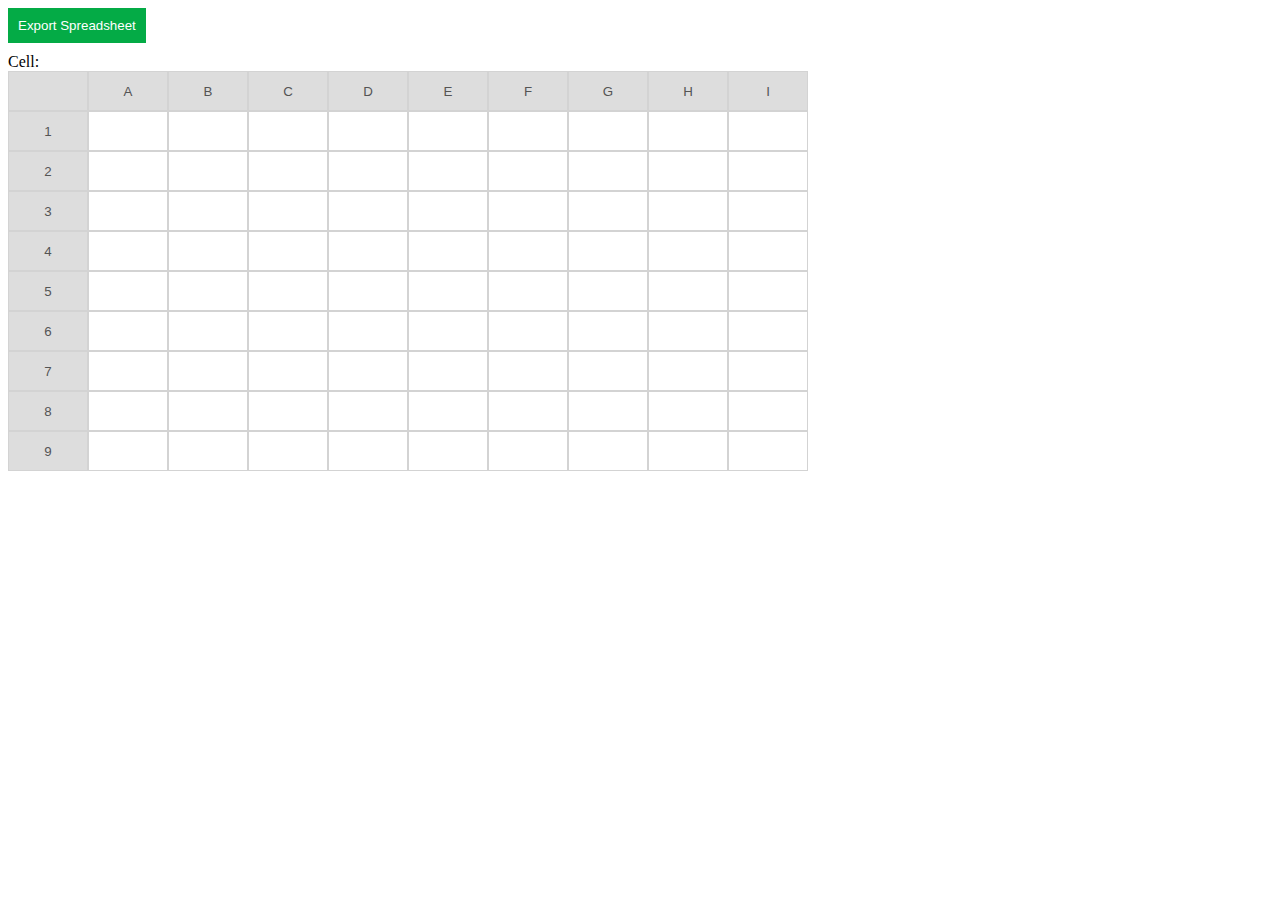
<file: SpreadSheet/index.html>
<!DOCTYPE html>
<html lang="en">
<head>
    <meta charset="UTF-8">
    <meta name="viewport" content="width=device-width, initial-scale=1.0">
    <title>Document</title>
    <link rel="stylesheet" href="style.css">
</head>
<body>
    <button id="export-btn">Export Spreadsheet</button>
    <div>Cell: <span id="cell-status"></span></div>
    <div id="spreadsheet-container"></div>
    <script src="script.js"></script>
</body>
</html>
</file>
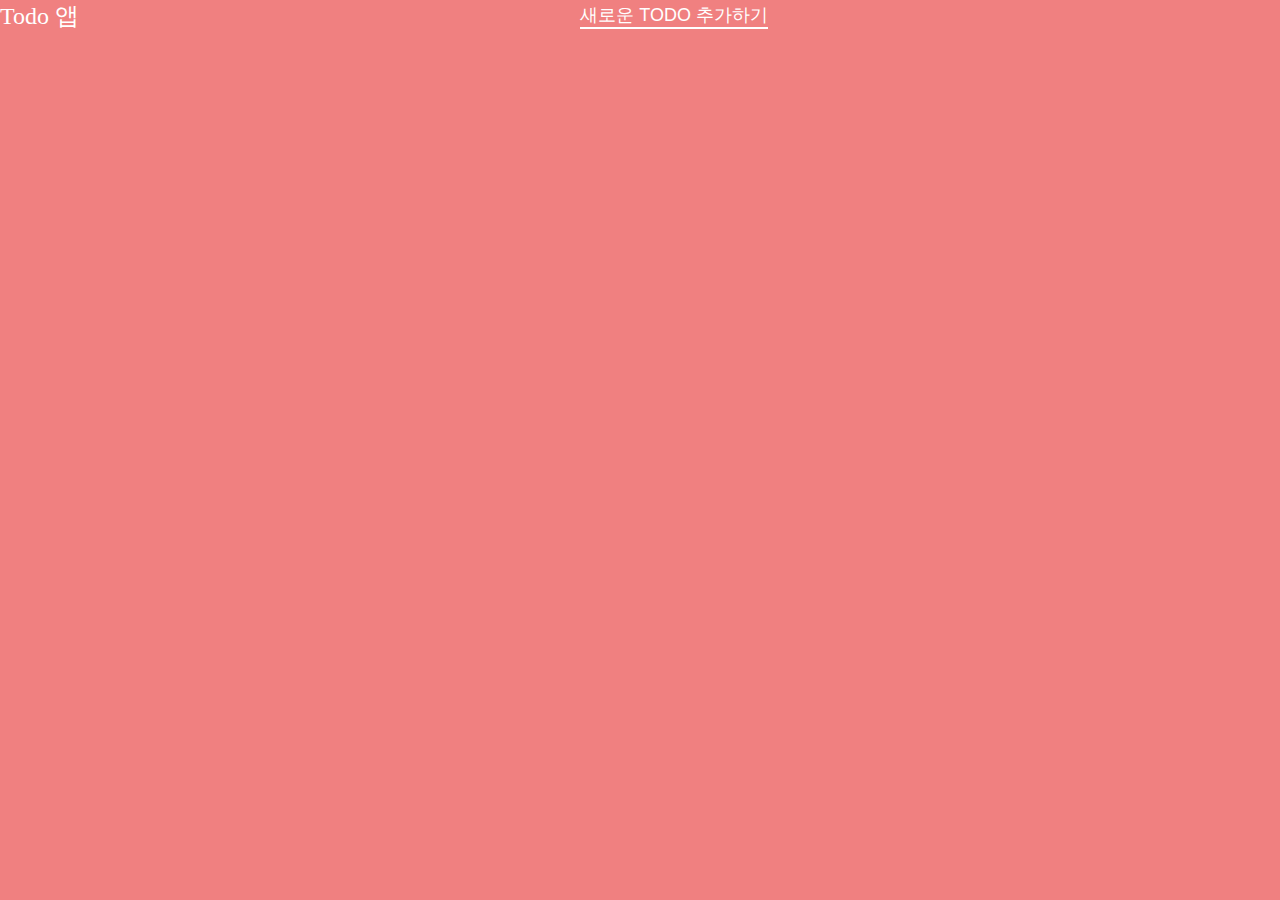
<file: Todo/index.html>
<!DOCTYPE html>
<html lang="en">
<head>
    <meta charset="UTF-8">
    <meta name="viewport" content="width=device-width, initial-scale=1.0">
    <title>Document</title>
    <link rel="stylesheet" href="styles.css">
    <link href="https://fonts.googleapis.com/icon?family=Material+Icons" rel="stylesheet" />
</head>
<body>
    <div class="app">
        <header>
            <h1>Todo 앱</h1>
            <button id="create-btn">새로운 todo 추가하기</button>
        </header>
        <div class="todo-list" id="list">
        </div>
    </div>
    <script src="script.js"></script>
</body>
</html>
</file>
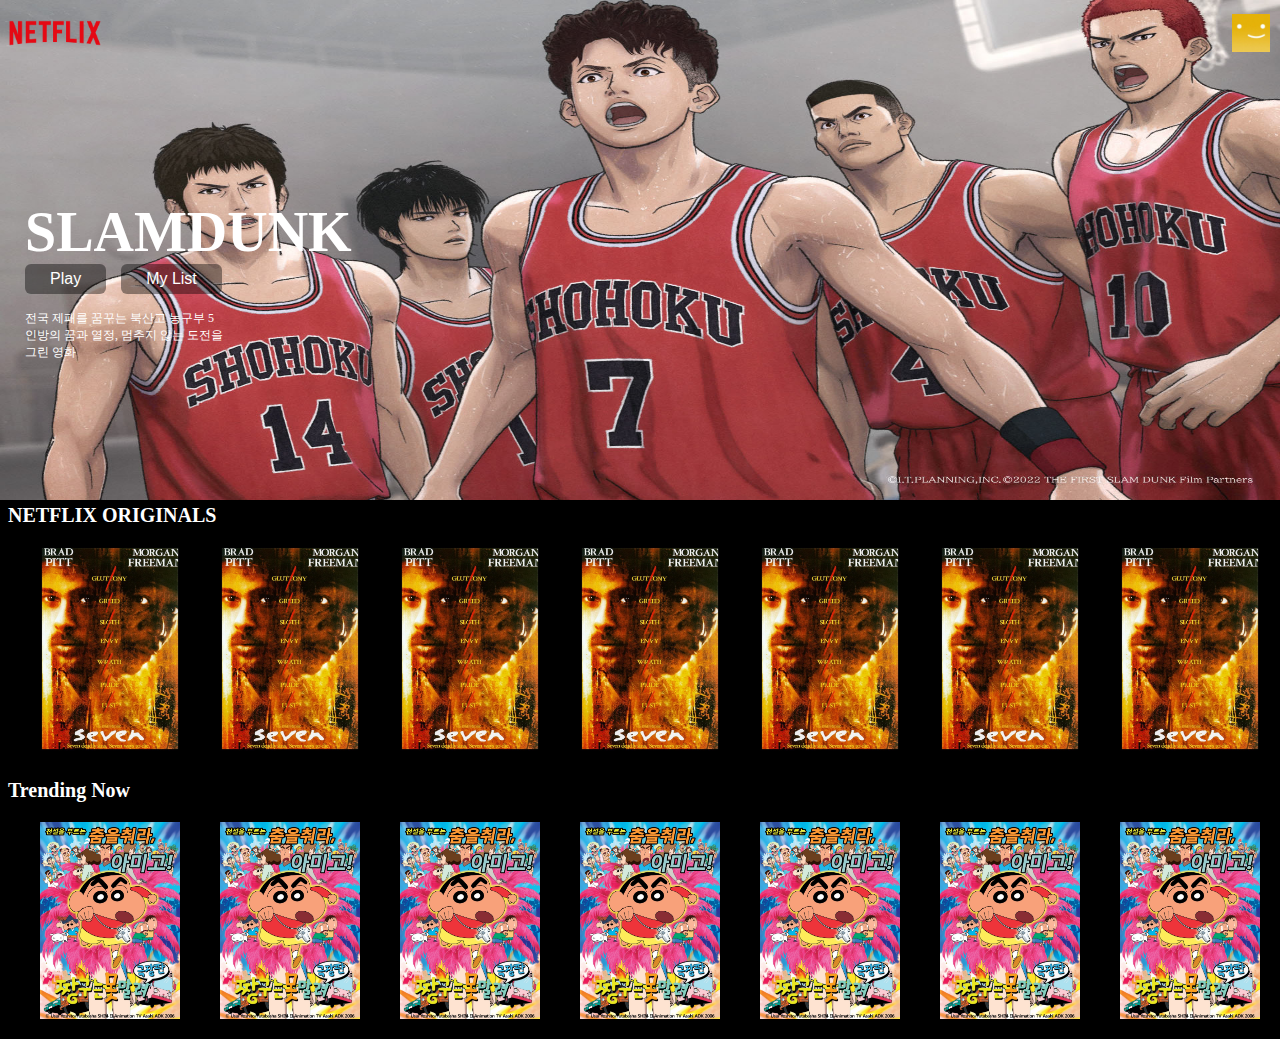
<file: 넷플릭스 사이트/index.html>
<!DOCTYPE html>
<html lang="en">
<head>
    <meta charset="UTF-8">
    <meta name="viewport" content="width=device-width, initial-scale=1.0">
    <title>Document</title>
    <link rel="stylesheet" href="styles/general.css">
    <link rel="stylesheet" href="styles/header.css">
    <link rel="stylesheet" href="styles/main.css">
</head>
<body>
    <header class="header">
        <nav class="header-icons">
            <div class="header-logo">
                <img src="image/netflix.png" alt="home">
            </div>
            <div class="profile">
                <img src="image/profile.png" alt="profile">
            </div>
        </nav>
        <div class="main-thumbnail">
            <img src="image/main.jpg" alt="SLAMDUNK">
        </div>
        <div class="thumbnail-info-container">
            <p class="thumbnail-title">SLAMDUNK</p>
            <div class="thumbnail-button">
                <button class="play-button">Play</button>
                <button class="my-list-button">My List</button>
            </div>
            <p class="thumbnail-info">전국 제패를 꿈꾸는 북산고 농구부 5인방의 꿈과 열정, 멈추지 않는 도전을 그린 영화</p>
        </div>       
    </header>
    <p class="netflix-originals">NETFLIX ORIGINALS</p>
    <div class="original-movie-container">
        <div class="original-movie">
            <img src="image/seven.jpg" alt="SEVEN">
        </div>
        <div class="original-movie">
            <img src="image/seven.jpg" alt="SEVEN">
        </div>
        <div class="original-movie">
            <img src="image/seven.jpg" alt="SEVEN">
        </div>
        <div class="original-movie">
            <img src="image/seven.jpg" alt="SEVEN">
        </div>
        <div class="original-movie">
            <img src="image/seven.jpg" alt="SEVEN">
        </div>
        <div class="original-movie">
            <img src="image/seven.jpg" alt="SEVEN">
        </div>
        <div class="original-movie">
            <img src="image/seven.jpg" alt="SEVEN">
        </div>
        <div class="original-movie">
            <img src="image/seven.jpg" alt="SEVEN">
        </div>
    </div>
    <p class="trending-now-word">Trending Now</p>
    <div class="trending-now-container">
        <div class="trending-now">
            <img src="image/trend.webp" alt="짱구는 못말려">
        </div>
        <div class="trending-now">
            <img src="image/trend.webp" alt="짱구는 못말려">
        </div>
        <div class="trending-now">
            <img src="image/trend.webp" alt="짱구는 못말려">
        </div>
        <div class="trending-now">
            <img src="image/trend.webp" alt="짱구는 못말려">
        </div>
        <div class="trending-now">
            <img src="image/trend.webp" alt="짱구는 못말려">
        </div>
        <div class="trending-now">
            <img src="image/trend.webp" alt="짱구는 못말려">
        </div>
        <div class="trending-now">
            <img src="image/trend.webp" alt="짱구는 못말려">
        </div>
        <div class="trending-now">
            <img src="image/trend.webp" alt="짱구는 못말려">
        </div>

    </div>
</body>
</html>
</file>
<file: SpreadSheet/style.css>
#export-btn {
    background: #04ab46;
    color: white;
    border: none;
    padding: 10px;
    display: inline-block;
    margin-bottom: 10px;
    cursor: pointer;
}

.cell-row {
    display: flex;
}

.cell {
    width: 80px;
    border: 1px solid lightgray;
    height: 40px;
    outline: none;
    box-sizing: border-box;
}

.cell.header {
    text-align: center;
    background: #ddd;
}

.cell.header.active {
    background: lightblue;
    color: white;
}
</file>
<file: Todo/styles.css>
* {
    margin: 0;
    padding: 0;
    box-sizing: border-box;
}

button {
    background: none;
    outline: none;
    border: none;
    cursor: pointer;
}

body {
    background-color: lightcoral;
    color: #fff;
}

main {
    min-height: 100vh;
    display: flex;
    justify-content: center;
    padding: 2rem 1.5rem;
}

.app {
    width: 100%;
    max-width: 768px;
}

.app header {
    display: flex;
    align-items: center;
    justify-content: space-between;
    margin-bottom: 1rem;
}

.app header h1 {
    color: #fff;
    font-size: 24px;
    font-weight: 400;
}

.app header button {
    color: #fff;
    font-size:  18px;
    border-bottom: 2px solid #fff;
    text-transform: uppercase;
}

.item {
    display: flex;
    align-items: center;
    justify-content: space-between;
    padding: 1.5rem;
    border-radius: 1rem;
    background-color: lightblue;
    box-shadow: 0 0 4px rgba(0, 0, 0, 0.1);
    margin-bottom: 1.5rem;
}

.item:last-of-type {
    margin-bottom: 0;
}

.item input[type="checkbox"] {
    margin-right: 1rem;
}

.item input[type="text"] {
    appearance: none;
    background: none;
    border: none;
    outline: none;
    font-weight: 400;
    color: black;
    font-size: 20px;
    flex: 1 1 0%;
    margin-right: 1rem;
}

.item input[type="text"]:not(:disabled) {
    border-bottom: 2px solid #fff;
}

.item.complete {
    opacity: 0.7;
}

.item.complete input[type="text"] {
    text-decoration: line-through;
}

.item:hover,
.item:focus-within {
    outline: 2px solid #fff;
}

.actions button {
    color: crimson;
    margin-right: 1rem;
    opacity: 0.8;
    transform: 0.1s;
}

.actions button.remove-btn {
    color: crimson;
}

.actions button:hover {
    opacity: 1;
}

.actions button:last-of-type {
    margin-right: 0;
}
</file>
<file: 넷플릭스 사이트/styles/general.css>
* {
    margin: 0;
    padding: 0;
}

img {
    width: 100%;
}

body {
    background-color: black;
    color: white;
}
</file>
<file: 넷플릭스 사이트/styles/header.css>
.header {
    width: 100%;
}

.header-icons {
    width: 100%;
    height: 70px;
    display: flex;
    position: absolute;
    justify-content: space-between;
    background-color: transparent;
    align-items: center;
    position: fixed;
    z-index: 5;
}

.header-logo {
    width: 96px;
    margin-left: 7px;
}

.profile {
    width: 38px;
    margin-right: 10px;
    cursor: pointer;
}

.main-thumbnail {
    width: 100%;
    position: relative;
}

.main-thumbnail img {
    max-height: 500px;
}

.thumbnail-info-container {
    display: flex;
    flex-direction: column;
    position: absolute;
    top: 200px;
    margin-left: 25px;
    width: 200px;
}

.thumbnail-title {
    font-size: 56px;
    font-weight: 600;
}

.thumbnail-button {
    display: flex;
    gap: 15px;
}

.play-button {
    font-size: 16px;
    font-weight: 500;
    color: white;
    border: none;
    border-radius: 6px;
    padding: 6px 25px;
    background-color: rgba(0,0,0,0.4);
    cursor: pointer;
}

.my-list-button {
    font-size: 16px;
    color: white;
    border: none;
    border-radius: 6px;
    padding: 6px 25px;
    background-color: rgba(0,0,0,0.4);
    cursor: pointer;
}

.thumbnail-info {
    margin-top: 16px;
    font-size: 12px;
    font-weight: 400;
}
</file>
<file: 넷플릭스 사이트/styles/main.css>
.netflix-originals {
    font-size: 20px;
    font-weight: 600;
    margin-left: 8px;
}

.original-movie-container {
    display: flex;
    margin-left: 20px;
    justify-content: flex-start;
    flex-wrap: nowrap;
    overflow: hidden;
}

.original-movie {
    margin: 16px 20px;
    padding-top: 4px;
    width: auto;
}

.original-movie img {
    width: 140px;
    height: auto;
}

.trending-now-word {
    font-size: 20px;
    font-weight: 600;
    margin-left: 8px;
    padding-top: 8px;
}

.trending-now-container {
    display: flex;
    margin-left: 20px;
    justify-content: flex-start;
    flex-wrap: nowrap;
    overflow: hidden;
}

.trending-now {
    margin: 16px 20px;
    padding-top: 4px;
    width: auto;
}

.trending-now img {
    width: 140px;
    height: auto;
}

.original-movie img:hover {
    transform: scale(1.2,1.2);
    transition: all 0.8s ease 0s;
}

.trending-now img:hover {
    transform: scale(1.2,1.2);
    transition: all 0.8s ease 0s;
}
</file>
